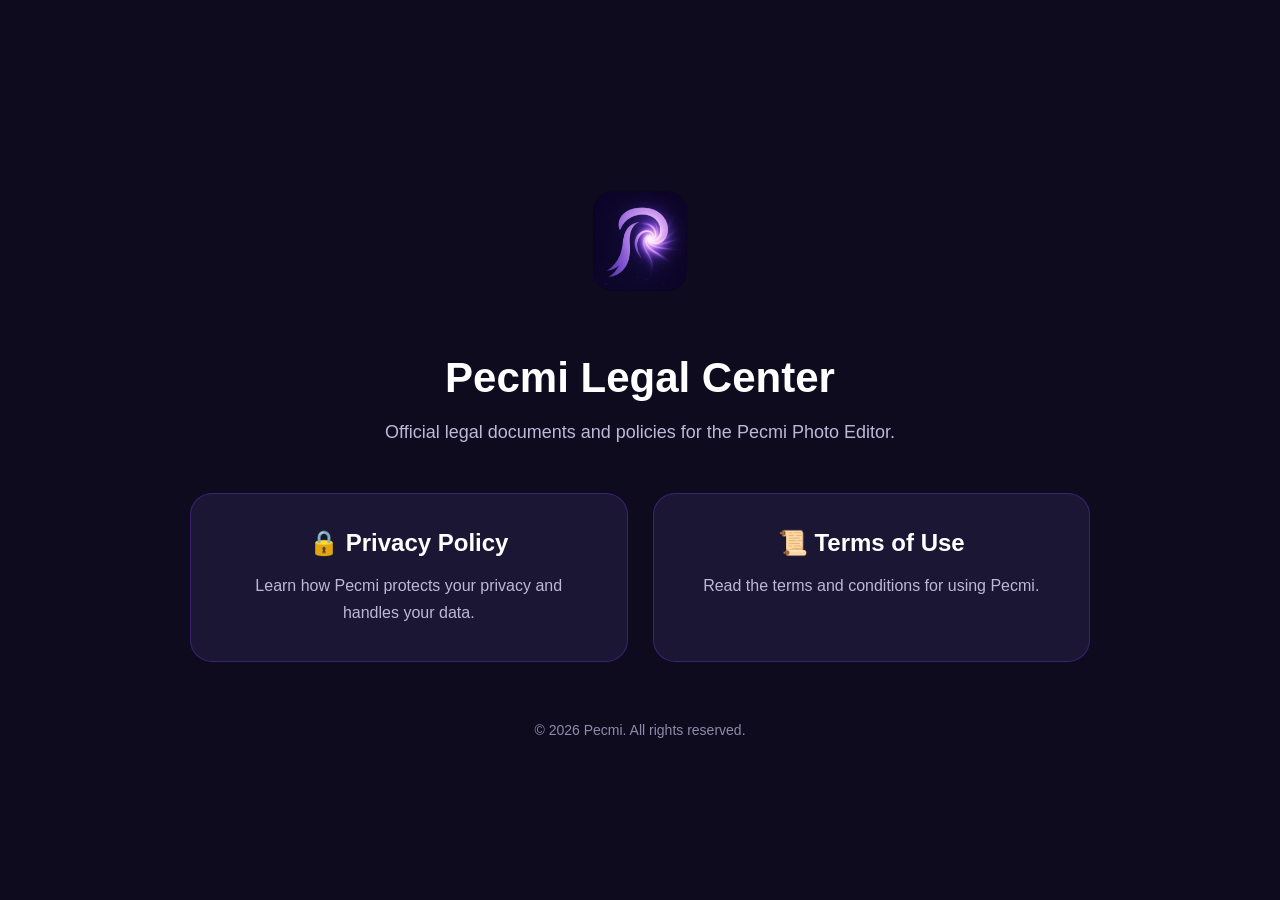
<file: index.html>
<!DOCTYPE html>
<html lang="en">
<head>
<meta charset="UTF-8">
<meta name="viewport" content="width=device-width, initial-scale=1.0">
<title>Pecmi Legal</title>
<link rel="stylesheet" href="style.css">
</head>
<body>

<div class="container">
    <img src="assets/logo.png" class="logo" alt="Pecmi Logo">

    <h1>Pecmi Legal Center</h1>

    <p class="subtitle">
        Official legal documents and policies for the Pecmi Photo Editor.
    </p>

    <div class="cards">

        <div class="card" onclick="location.href='privacy.html'">
            <h2>🔒 Privacy Policy</h2>
            <p>Learn how Pecmi protects your privacy and handles your data.</p>
        </div>

        <div class="card" onclick="location.href='terms.html'">
            <h2>📜 Terms of Use</h2>
            <p>Read the terms and conditions for using Pecmi.</p>
        </div>

    </div>

    <footer>
        © 2026 Pecmi. All rights reserved.
    </footer>

</div>

</body>
</html>
</file>
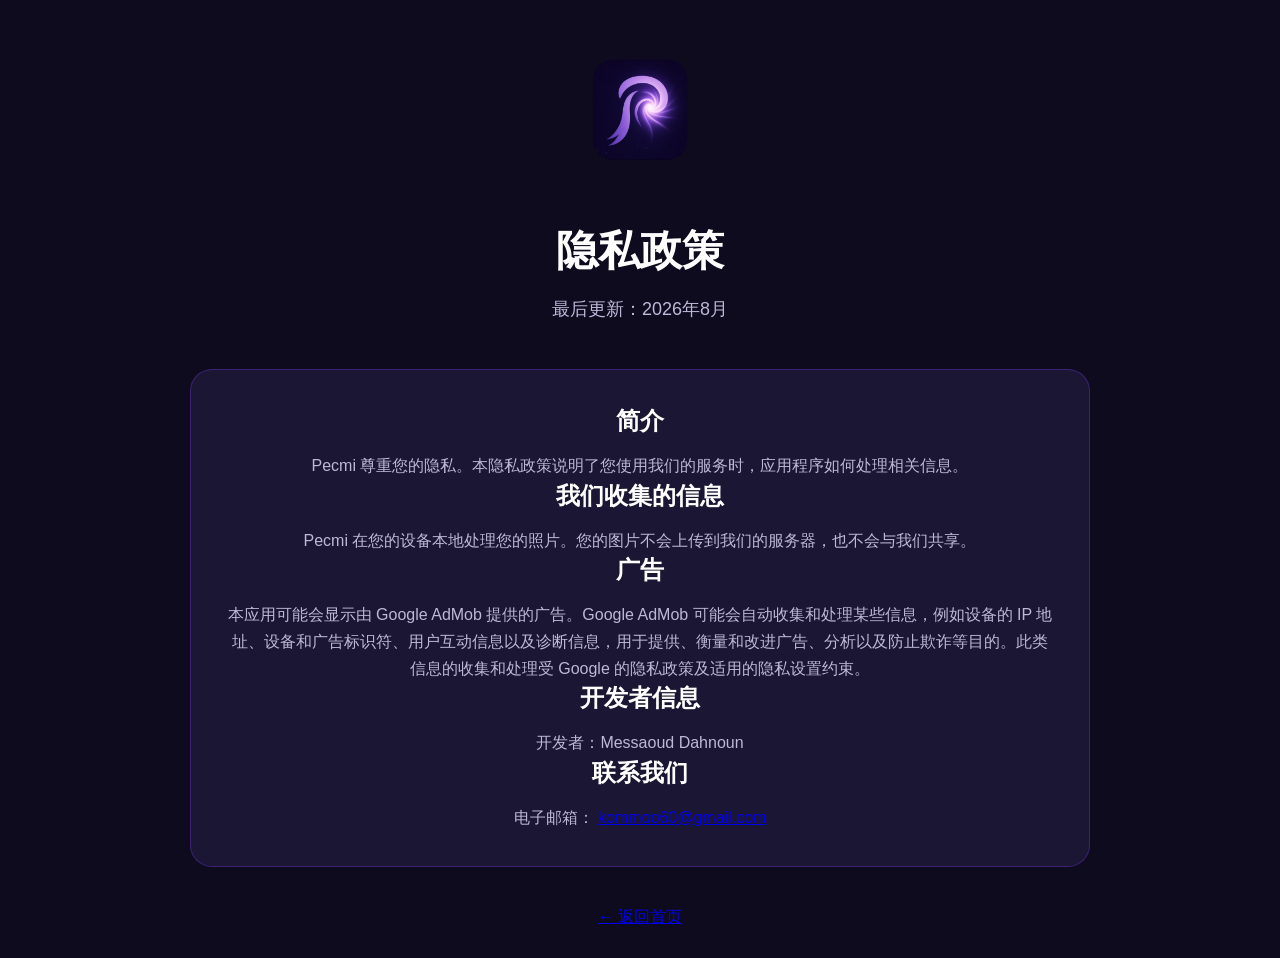
<file: privacy-zh.html>
<!DOCTYPE html>
<html lang="zh-CN">
<head>
<meta charset="UTF-8">
<meta name="viewport" content="width=device-width, initial-scale=1.0">
<title>隐私政策 - Pecmi</title>
<link rel="stylesheet" href="style.css">
</head>

<body>

<div class="container">

<img src="assets/logo.png" class="logo" alt="Pecmi 标志">

<h1>隐私政策</h1>

<p class="subtitle">
最后更新：2026年8月
</p>

<div class="card">

<h2>简介</h2>

<p>
Pecmi 尊重您的隐私。本隐私政策说明了您使用我们的服务时，应用程序如何处理相关信息。
</p>

<h2>我们收集的信息</h2>

<p>
Pecmi 在您的设备本地处理您的照片。您的图片不会上传到我们的服务器，也不会与我们共享。
</p>


<h2>广告</h2>

<p>
本应用可能会显示由 Google AdMob 提供的广告。Google AdMob 可能会自动收集和处理某些信息，例如设备的 IP 地址、设备和广告标识符、用户互动信息以及诊断信息，用于提供、衡量和改进广告、分析以及防止欺诈等目的。此类信息的收集和处理受 Google 的隐私政策及适用的隐私设置约束。
</p>

<h2>开发者信息</h2>
<p>开发者：Messaoud Dahnoun</p>

<h2>联系我们</h2>

<p>
电子邮箱：
<a href="mailto:kommoo60@gmail.com">kommoo60@gmail.com</a>
</p>

</div>

<p style="margin-top:40px">
<a href="index.html">← 返回首页</a>
</p>

</div>

</body>
</html>
</file>
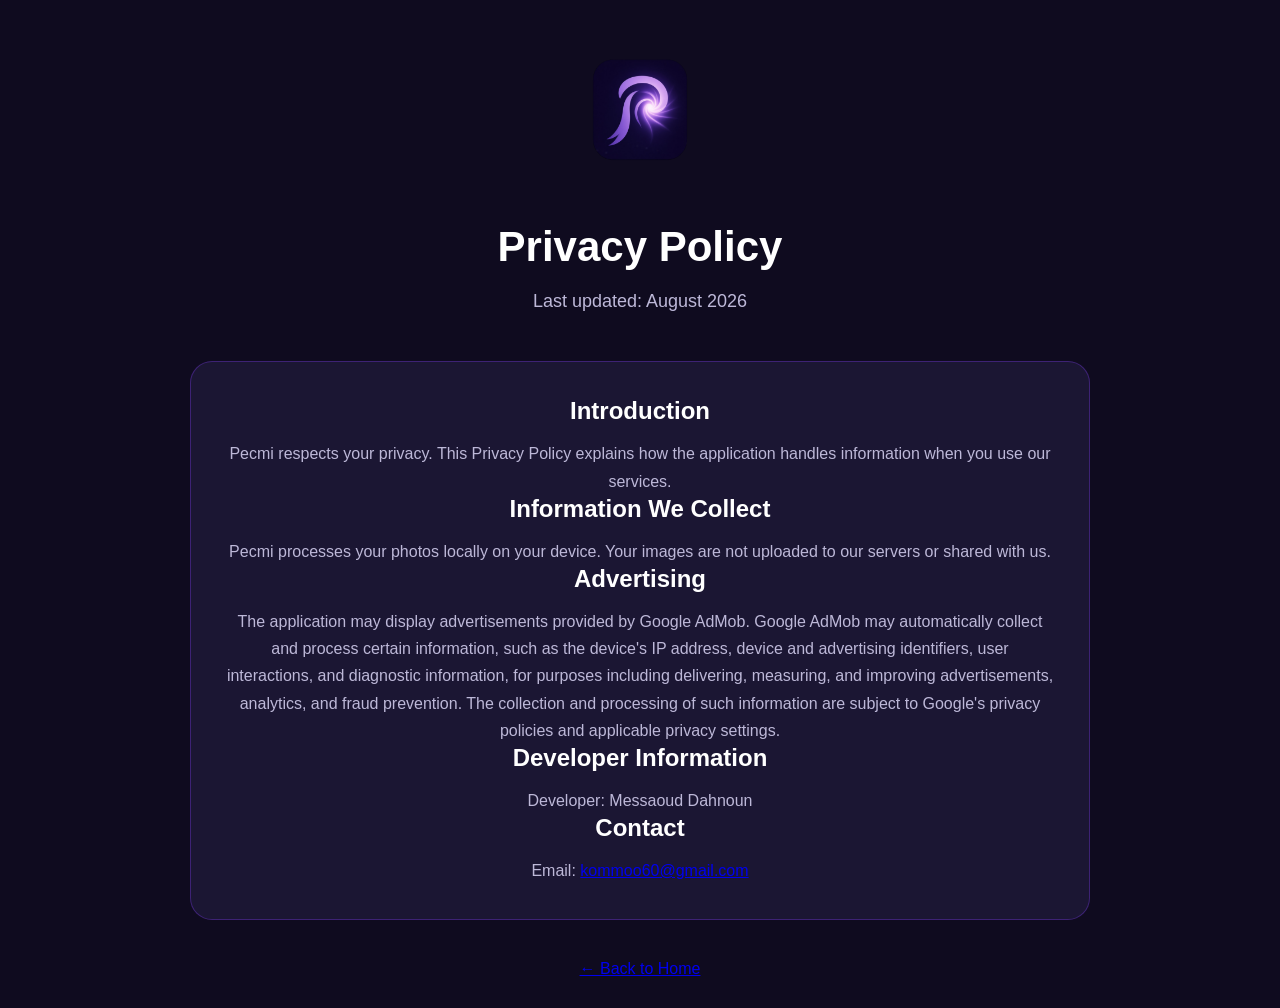
<file: privacy.html>
<!DOCTYPE html>
<html lang="en">
<head>
<meta charset="UTF-8">
<meta name="viewport" content="width=device-width, initial-scale=1.0">
<title>Privacy Policy - Pecmi</title>
<link rel="stylesheet" href="style.css">
</head>

<body>
<script>
(function () {
    const lang = navigator.language || navigator.userLanguage || "";
    if (lang.toLowerCase().startsWith("zh")) {
        window.location.replace("privacy-zh.html");
    }
})();
</script>

<div class="container">

<img src="assets/logo.png" class="logo" alt="Pecmi Logo">

<h1>Privacy Policy</h1>

<p class="subtitle">
Last updated: August 2026
</p>

<div class="card">

<h2>Introduction</h2>

<p>
Pecmi respects your privacy. This Privacy Policy explains how the application handles information when you use our services.
</p>

<h2>Information We Collect</h2>

<p>
Pecmi processes your photos locally on your device. Your images are not uploaded to our servers or shared with us.
</p>


<h2>Advertising</h2>

<p>
The application may display advertisements provided by Google AdMob. Google AdMob may automatically collect and process certain information, such as the device's IP address, device and advertising identifiers, user interactions, and diagnostic information, for purposes including delivering, measuring, and improving advertisements, analytics, and fraud prevention. The collection and processing of such information are subject to Google's privacy policies and applicable privacy settings.
</p>

<h2>Developer Information</h2>
<p>Developer: Messaoud Dahnoun</p>

<h2>Contact</h2>

<p>
Email:
<a href="mailto:kommoo60@gmail.com">kommoo60@gmail.com</a>
</p>

</div>

<p style="margin-top:40px">
<a href="index.html">← Back to Home</a>
</p>

</div>

</body>
</html>
</file>
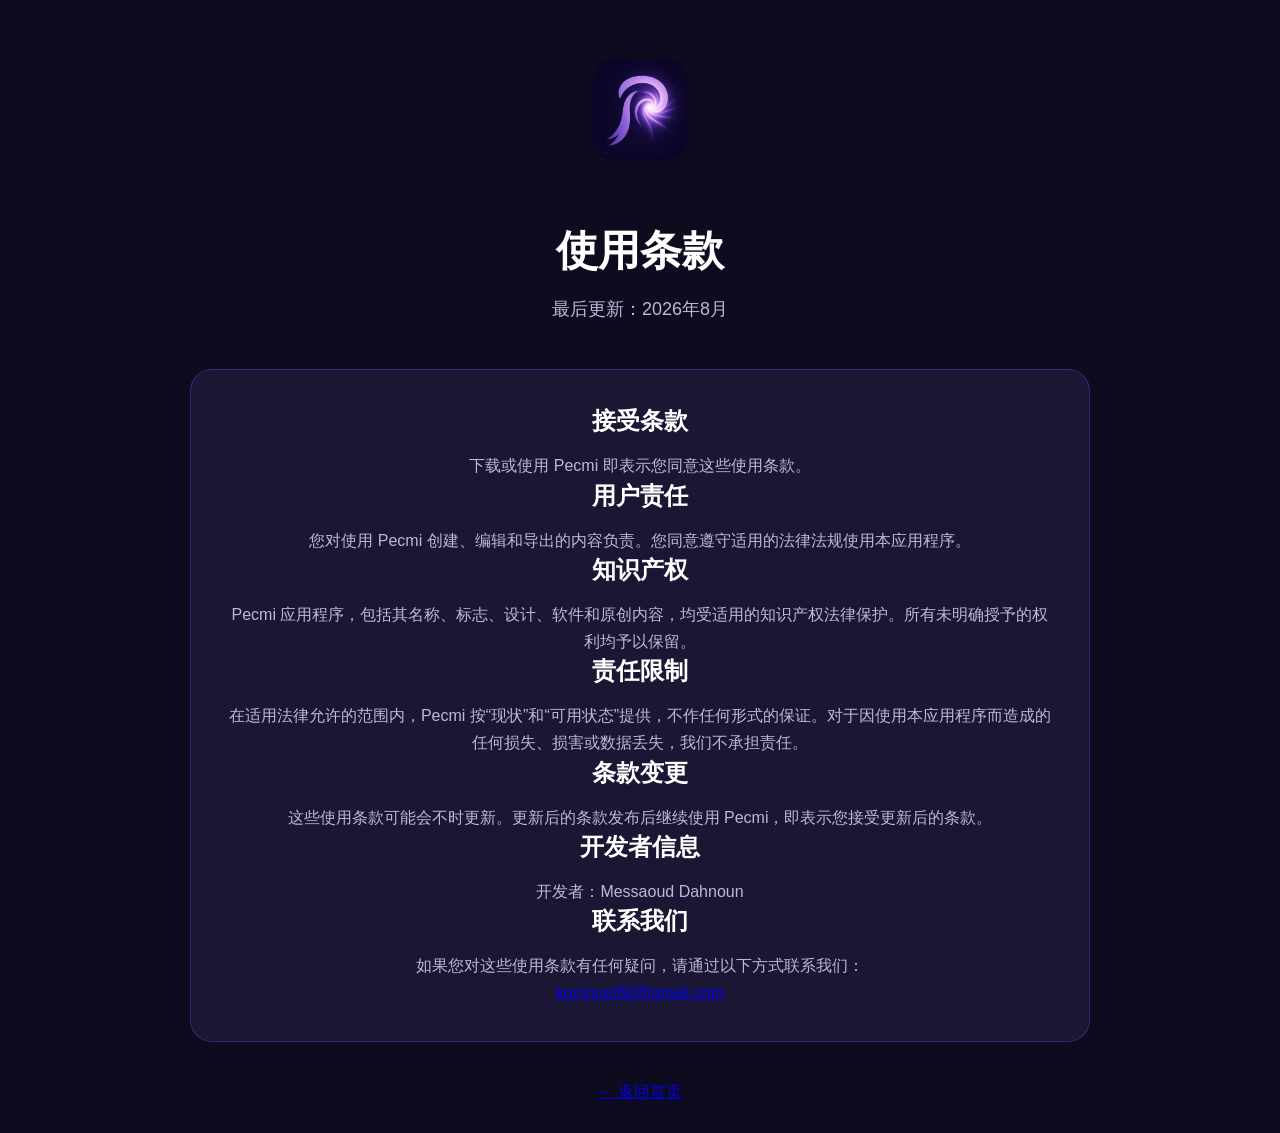
<file: terms-zh.html>
<!DOCTYPE html>
<html lang="zh-CN">
<head>
<meta charset="UTF-8">
<meta name="viewport" content="width=device-width, initial-scale=1.0">
<title>使用条款 - Pecmi</title>
<link rel="stylesheet" href="style.css">
</head>

<body>

<div class="container">

<img src="assets/logo.png" class="logo" alt="Pecmi 标志">

<h1>使用条款</h1>

<p class="subtitle">
最后更新：2026年8月
</p>

<div class="card">

<h2>接受条款</h2>
<p>下载或使用 Pecmi 即表示您同意这些使用条款。</p>

<h2>用户责任</h2>
<p>您对使用 Pecmi 创建、编辑和导出的内容负责。您同意遵守适用的法律法规使用本应用程序。</p>

<h2>知识产权</h2>
<p>Pecmi 应用程序，包括其名称、标志、设计、软件和原创内容，均受适用的知识产权法律保护。所有未明确授予的权利均予以保留。</p>

<h2>责任限制</h2>
<p>在适用法律允许的范围内，Pecmi 按“现状”和“可用状态”提供，不作任何形式的保证。对于因使用本应用程序而造成的任何损失、损害或数据丢失，我们不承担责任。</p>

<h2>条款变更</h2>
<p>这些使用条款可能会不时更新。更新后的条款发布后继续使用 Pecmi，即表示您接受更新后的条款。</p>

<h2>开发者信息</h2>
<p>开发者：Messaoud Dahnoun</p>

<h2>联系我们</h2>
<p>如果您对这些使用条款有任何疑问，请通过以下方式联系我们：</p>
<p><a href="mailto:kommoo60@gmail.com">kommoo60@gmail.com</a></p>

</div>

<p style="margin-top:40px">
<a href="index.html">← 返回首页</a>
</p>

</div>

</body>
</html>
</file>
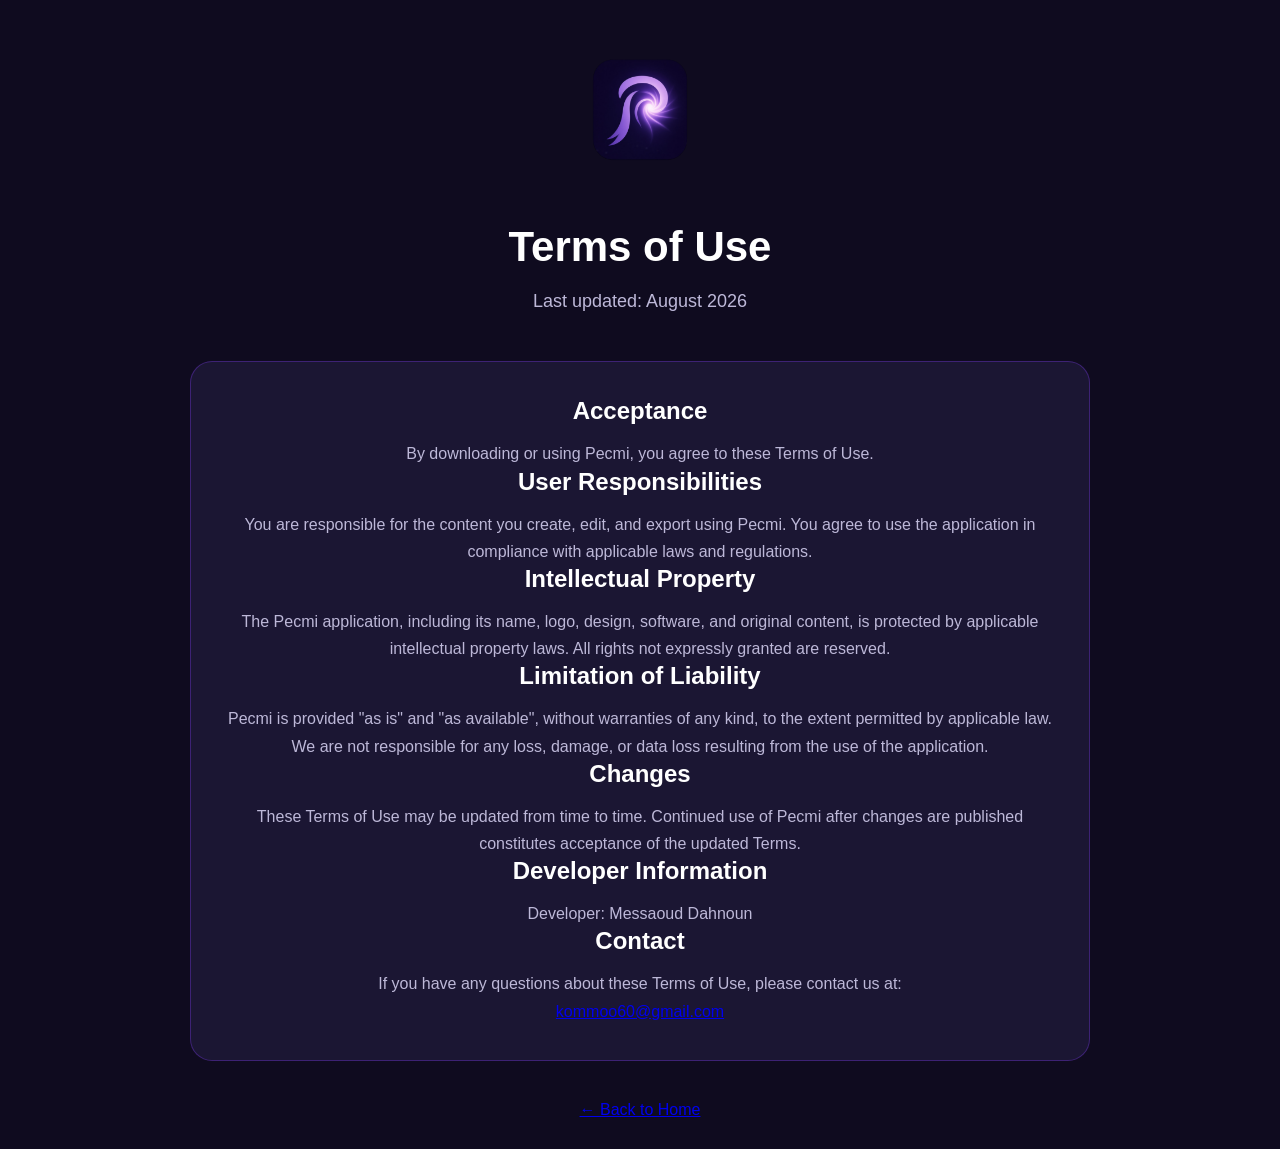
<file: terms.html>
<!DOCTYPE html>
<html lang="en">
<head>
<meta charset="UTF-8">
<meta name="viewport" content="width=device-width, initial-scale=1.0">
<title>Terms of Use - Pecmi</title>
<link rel="stylesheet" href="style.css">
</head>

<body>
<script>
(function () {
    const lang = navigator.language || navigator.userLanguage || "";
    if (lang.toLowerCase().startsWith("zh")) {
        window.location.replace("terms-zh.html");
    }
})();
</script>

<div class="container">

<img src="assets/logo.png" class="logo" alt="Pecmi Logo">

<h1>Terms of Use</h1>

<p class="subtitle">
Last updated: August 2026
</p>

<div class="card">

<h2>Acceptance</h2>
<p>By downloading or using Pecmi, you agree to these Terms of Use.</p>

<h2>User Responsibilities</h2>
<p>You are responsible for the content you create, edit, and export using Pecmi. You agree to use the application in compliance with applicable laws and regulations.</p>

<h2>Intellectual Property</h2>
<p>The Pecmi application, including its name, logo, design, software, and original content, is protected by applicable intellectual property laws. All rights not expressly granted are reserved.</p>

<h2>Limitation of Liability</h2>
<p>Pecmi is provided "as is" and "as available", without warranties of any kind, to the extent permitted by applicable law. We are not responsible for any loss, damage, or data loss resulting from the use of the application.</p>

<h2>Changes</h2>
<p>These Terms of Use may be updated from time to time. Continued use of Pecmi after changes are published constitutes acceptance of the updated Terms.</p>

<h2>Developer Information</h2>
<p>Developer: Messaoud Dahnoun</p>

<h2>Contact</h2>
<p>If you have any questions about these Terms of Use, please contact us at:</p>
<p><a href="mailto:kommoo60@gmail.com">kommoo60@gmail.com</a></p>

</div>

<p style="margin-top:40px">
<a href="index.html">← Back to Home</a>
</p>

</div>

</body>
</html>
</file>
<file: style.css>
*{
    margin:0;
    padding:0;
    box-sizing:border-box;
    font-family:Arial,Helvetica,sans-serif;
}

body{
    background:#0f0b1f;
    color:#fff;
    display:flex;
    justify-content:center;
    align-items:center;
    min-height:100vh;
    padding:30px;
}

.container{
    width:100%;
    max-width:900px;
    text-align:center;
}

.logo{
    width:110px;
    margin-bottom:25px;
}

h1{
    font-size:42px;
    margin-bottom:15px;
}

.subtitle{
    color:#bdb8d8;
    font-size:18px;
    margin-bottom:45px;
    line-height:1.7;
}

.cards{
    display:grid;
    grid-template-columns:repeat(auto-fit,minmax(280px,1fr));
    gap:25px;
}

.card{
    background:#1b1633;
    border:1px solid rgba(124,58,237,.35);
    border-radius:22px;
    padding:35px;
    color:#fff;
    text-decoration:none;
    transition:.25s;
    display:block;
    cursor:pointer;
}

.card:hover{
    transform:translateY(-8px);
    border-color:#7c3aed;
}

.card h2{
    margin-bottom:15px;
}

.card p{
    color:#bdb8d8;
    line-height:1.7;
}

footer{
    margin-top:60px;
    color:#8f8aa8;
    font-size:14px;
}
</file>
